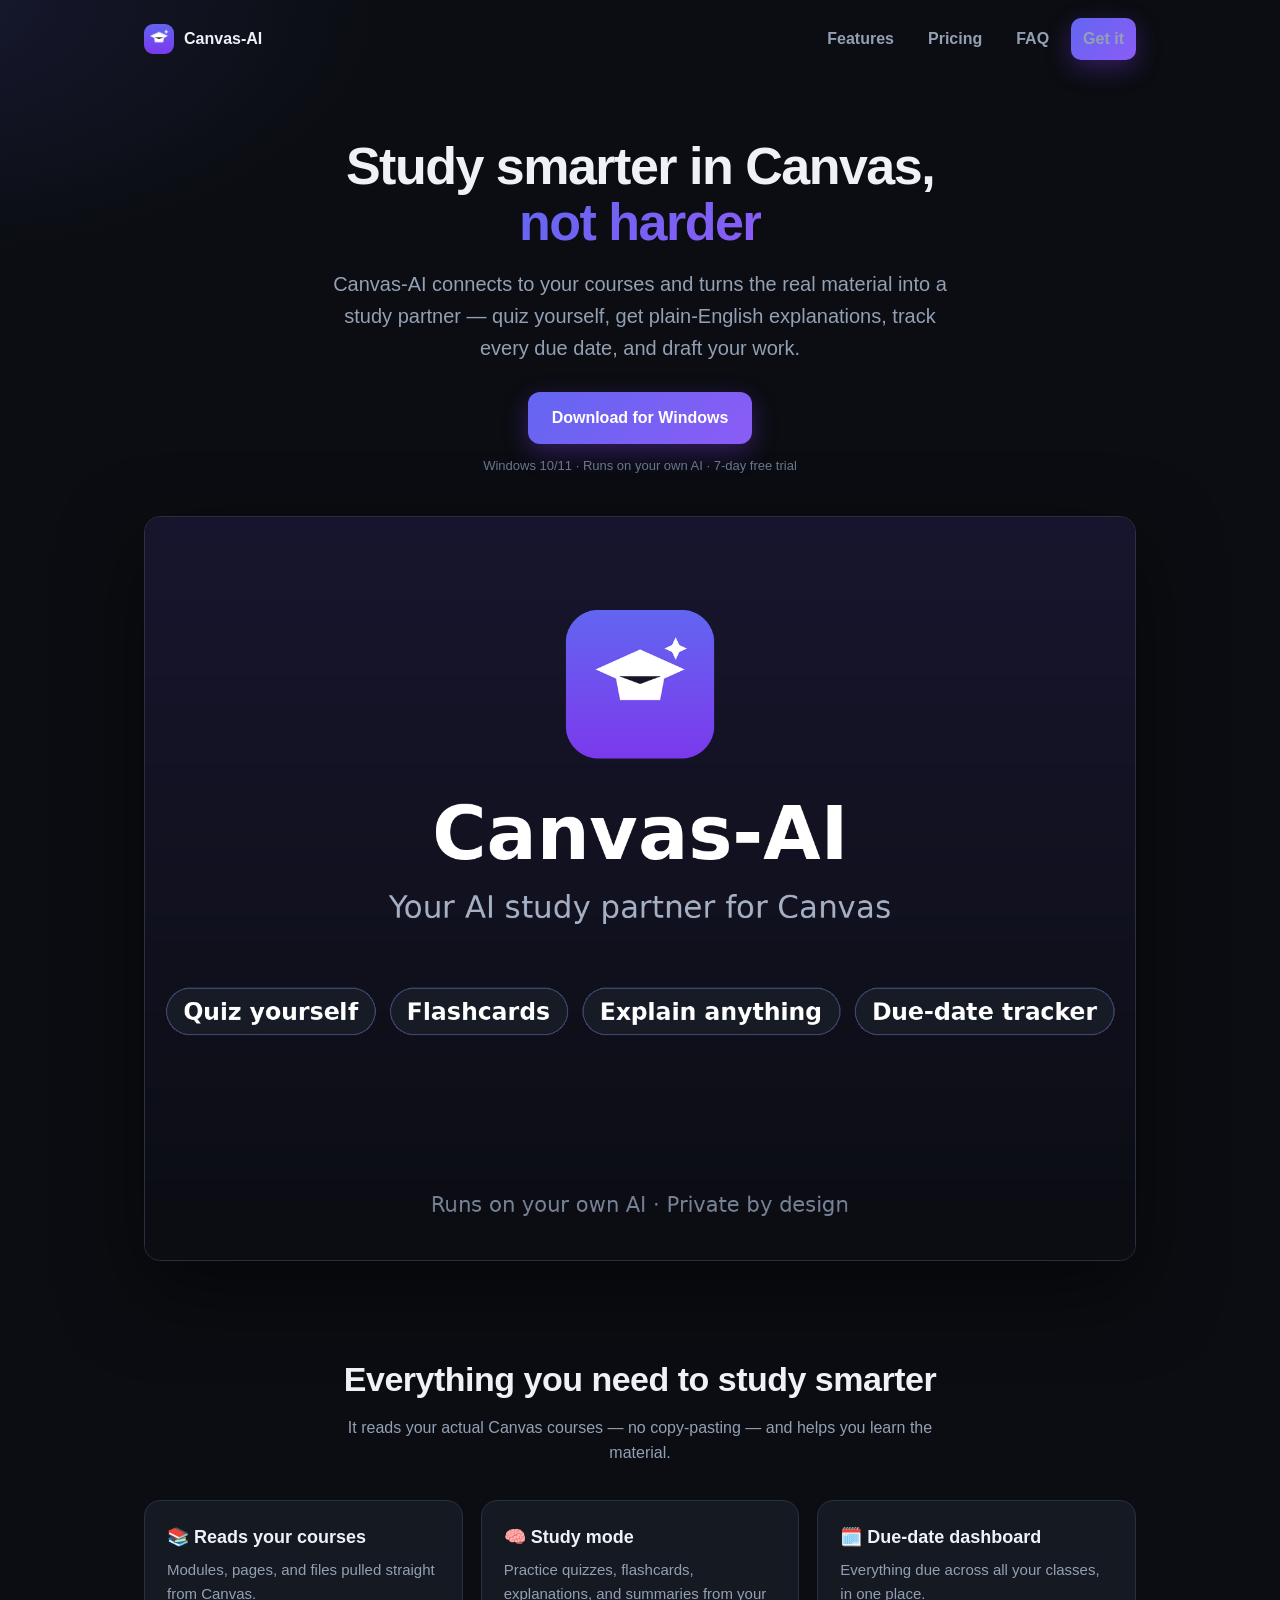
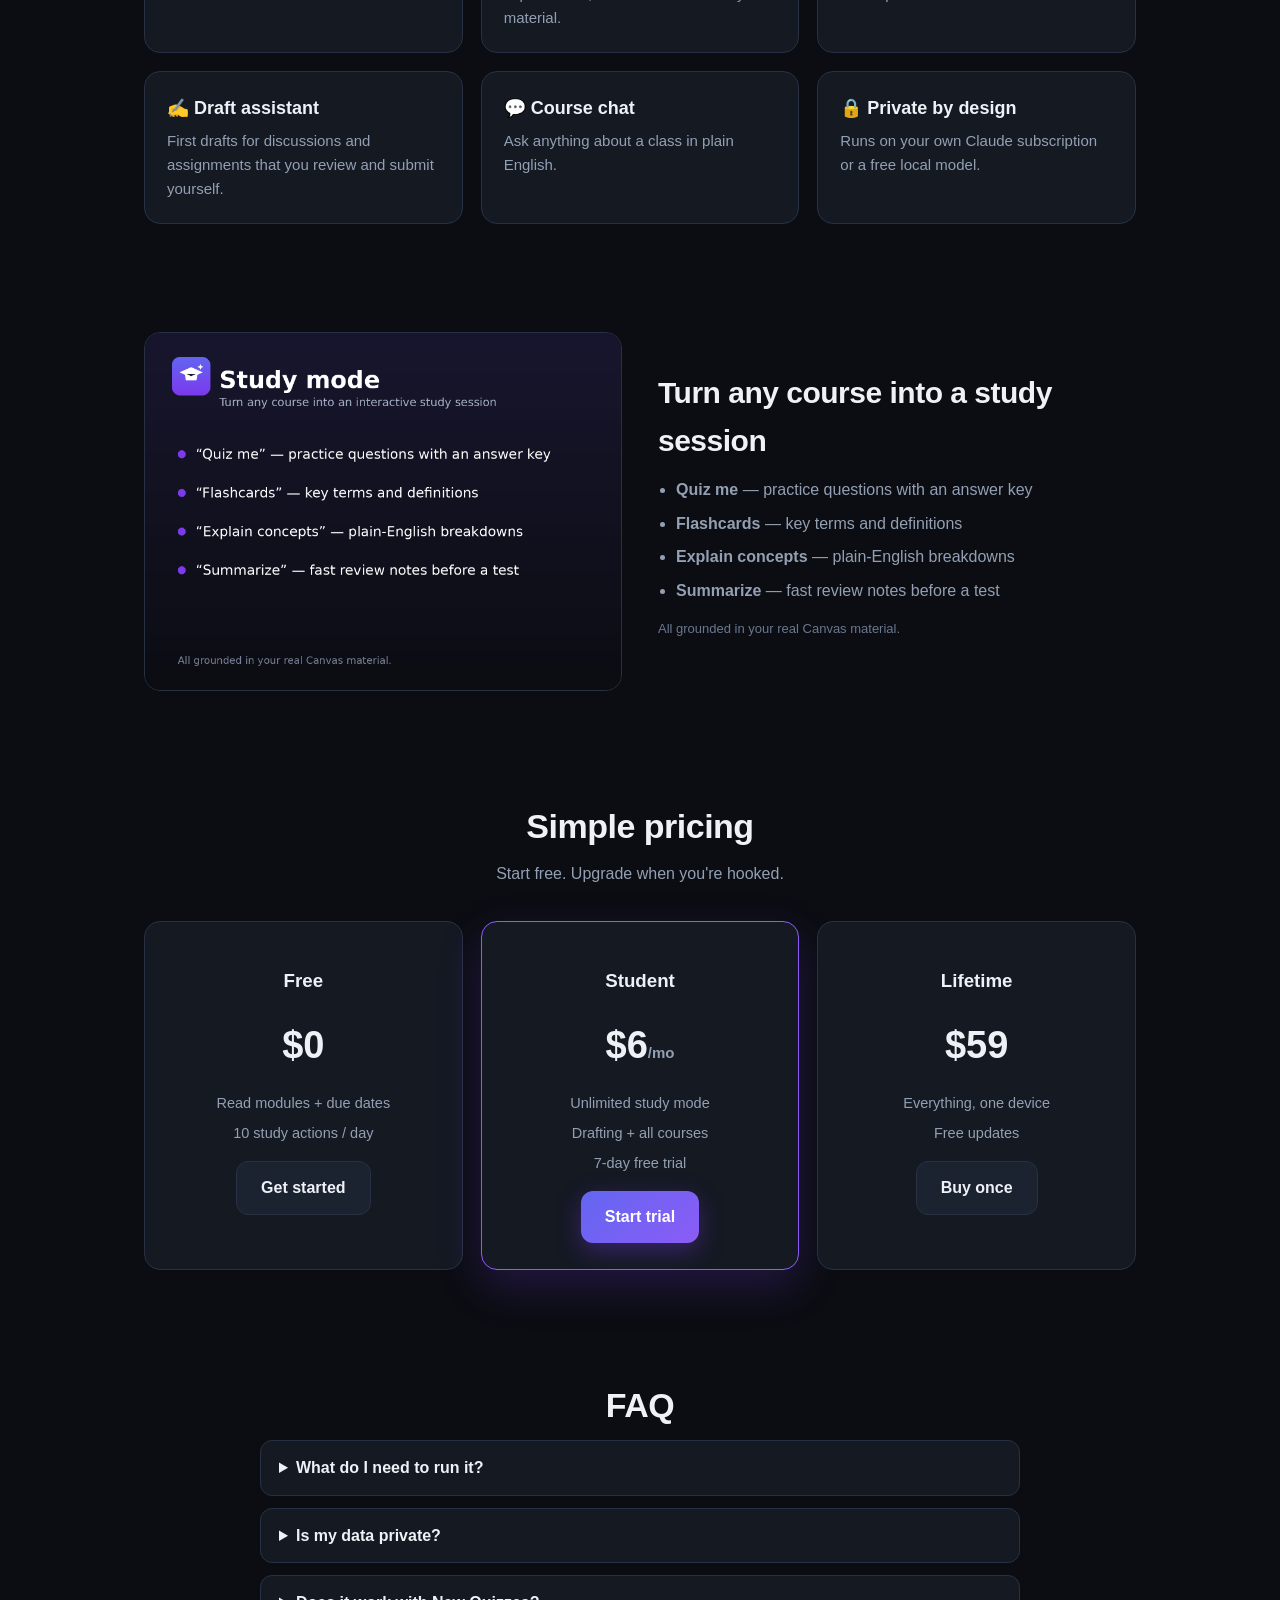
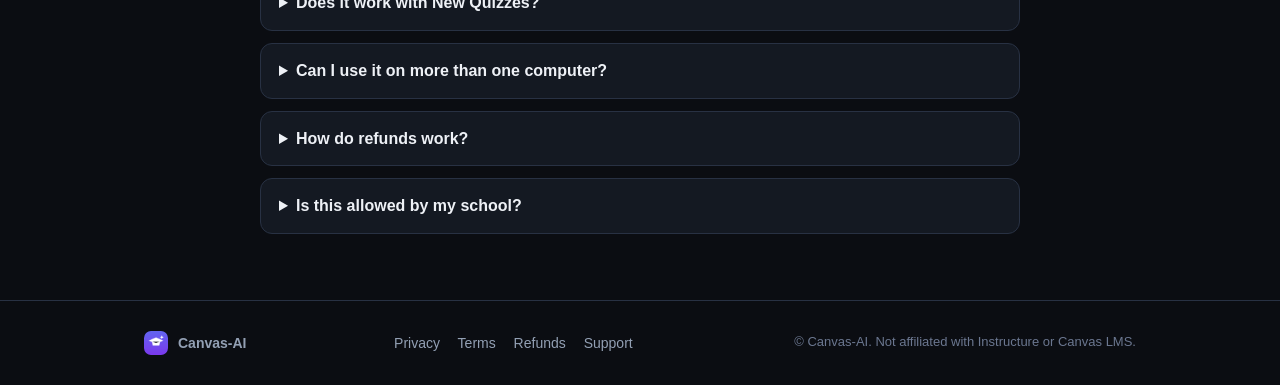
<file: website/index.html>
<!DOCTYPE html>
<html lang="en">
<head>
<meta charset="UTF-8" />
<meta name="viewport" content="width=device-width, initial-scale=1.0" />
<title>Canvas-AI — Your AI study partner for Canvas</title>
<meta name="description" content="Canvas-AI turns your real Canvas course material into an interactive study partner: quiz yourself, get explanations, track due dates, and draft your work." />
<link rel="icon" type="image/png" href="assets/favicon.png" />
<link rel="stylesheet" href="style.css" />
<!-- Replace BUY_URL below with your LemonSqueezy checkout link. -->
<script>const BUY_URL = "https://canvas-ai.lemonsqueezy.com/checkout/buy/b54e6c23-8d40-425e-9858-561937721c6e";</script>
</head>
<body>
<div class="wrap">
  <nav>
    <div class="brand"><img src="assets/icon.png" alt="Canvas-AI" /> Canvas-AI</div>
    <div class="nav-links">
      <a href="#features">Features</a>
      <a href="#pricing">Pricing</a>
      <a href="#faq">FAQ</a>
      <a class="btn" href="#pricing">Get it</a>
    </div>
  </nav>

  <header class="hero">
    <h1>Study smarter in Canvas,<br/><span>not harder</span></h1>
    <p>Canvas-AI connects to your courses and turns the real material into a study partner —
       quiz yourself, get plain-English explanations, track every due date, and draft your work.</p>
    <a class="btn" href="#pricing">Download for Windows</a>
    <div class="tiny" style="margin-top:12px">Windows 10/11 · Runs on your own AI · 7-day free trial</div>
    <img class="shot" src="assets/hero.png" alt="Canvas-AI app" />
  </header>
</div>

<section id="features">
  <div class="wrap">
    <h2 class="section">Everything you need to study smarter</h2>
    <p class="lead">It reads your actual Canvas courses — no copy-pasting — and helps you learn the material.</p>
    <div class="grid">
      <div class="card"><h3>📚 Reads your courses</h3><p>Modules, pages, and files pulled straight from Canvas.</p></div>
      <div class="card"><h3>🧠 Study mode</h3><p>Practice quizzes, flashcards, explanations, and summaries from your material.</p></div>
      <div class="card"><h3>🗓️ Due-date dashboard</h3><p>Everything due across all your classes, in one place.</p></div>
      <div class="card"><h3>✍️ Draft assistant</h3><p>First drafts for discussions and assignments that you review and submit yourself.</p></div>
      <div class="card"><h3>💬 Course chat</h3><p>Ask anything about a class in plain English.</p></div>
      <div class="card"><h3>🔒 Private by design</h3><p>Runs on your own Claude subscription or a free local model.</p></div>
    </div>
  </div>
</section>

<section>
  <div class="wrap split">
    <img src="assets/study.png" alt="Study mode" />
    <div>
      <h2>Turn any course into a study session</h2>
      <ul>
        <li><strong>Quiz me</strong> — practice questions with an answer key</li>
        <li><strong>Flashcards</strong> — key terms and definitions</li>
        <li><strong>Explain concepts</strong> — plain-English breakdowns</li>
        <li><strong>Summarize</strong> — fast review notes before a test</li>
      </ul>
      <p class="tiny" style="margin-top:16px">All grounded in your real Canvas material.</p>
    </div>
  </div>
</section>

<section id="pricing">
  <div class="wrap">
    <h2 class="section">Simple pricing</h2>
    <p class="lead">Start free. Upgrade when you're hooked.</p>
    <div class="price">
      <div class="tier">
        <h3>Free</h3><div class="amt">$0</div>
        <ul><li>Read modules + due dates</li><li>10 study actions / day</li></ul>
        <a class="btn ghost" href="#" data-buy>Get started</a>
      </div>
      <div class="tier hot">
        <h3>Student</h3><div class="amt">$6<small>/mo</small></div>
        <ul><li>Unlimited study mode</li><li>Drafting + all courses</li><li>7-day free trial</li></ul>
        <a class="btn" href="#" data-buy>Start trial</a>
      </div>
      <div class="tier">
        <h3>Lifetime</h3><div class="amt">$59</div>
        <ul><li>Everything, one device</li><li>Free updates</li></ul>
        <a class="btn ghost" href="#" data-buy>Buy once</a>
      </div>
    </div>
  </div>
</section>

<section id="faq">
  <div class="wrap">
    <h2 class="section">FAQ</h2>
    <div class="faq" style="max-width:760px;margin:0 auto">
      <details><summary>What do I need to run it?</summary><p>Windows 10/11, a Canvas (Instructure) account, and an AI brain: your Claude Pro/Max subscription, a free local model (Ollama), or an Anthropic API key. The installer can set the AI up for you.</p></details>
      <details><summary>Is my data private?</summary><p>Yes. Canvas-AI runs on your own machine and your own AI. Your coursework isn't routed through us. See our <a href="privacy.html">Privacy Policy</a>.</p></details>
      <details><summary>Does it work with New Quizzes?</summary><p>It reads classic course content and helps you study. Some Canvas features vary by school.</p></details>
      <details><summary>Can I use it on more than one computer?</summary><p>Each license activates on one device. Need another? Contact support.</p></details>
      <details><summary>How do refunds work?</summary><p>See our <a href="refund.html">Refund Policy</a> — reach out and we'll make it right.</p></details>
      <details><summary>Is this allowed by my school?</summary><p>Canvas-AI is built to help you <strong>learn and understand</strong> your coursework. Always follow your school's academic-integrity policy.</p></details>
    </div>
  </div>
</section>

<footer>
  <div class="wrap">
    <div class="brand"><img src="assets/icon.png" alt="" style="width:24px;height:24px;border-radius:7px" /> Canvas-AI</div>
    <div>
      <a href="privacy.html">Privacy</a>
      <a href="terms.html">Terms</a>
      <a href="refund.html">Refunds</a>
      <a href="mailto:justicemw9857@gmail.com">Support</a>
    </div>
    <div class="tiny">© Canvas-AI. Not affiliated with Instructure or Canvas LMS.</div>
  </div>
</footer>

<script>
  document.querySelectorAll("[data-buy]").forEach(a => { a.href = BUY_URL; });
</script>
</body>
</html>
</file>
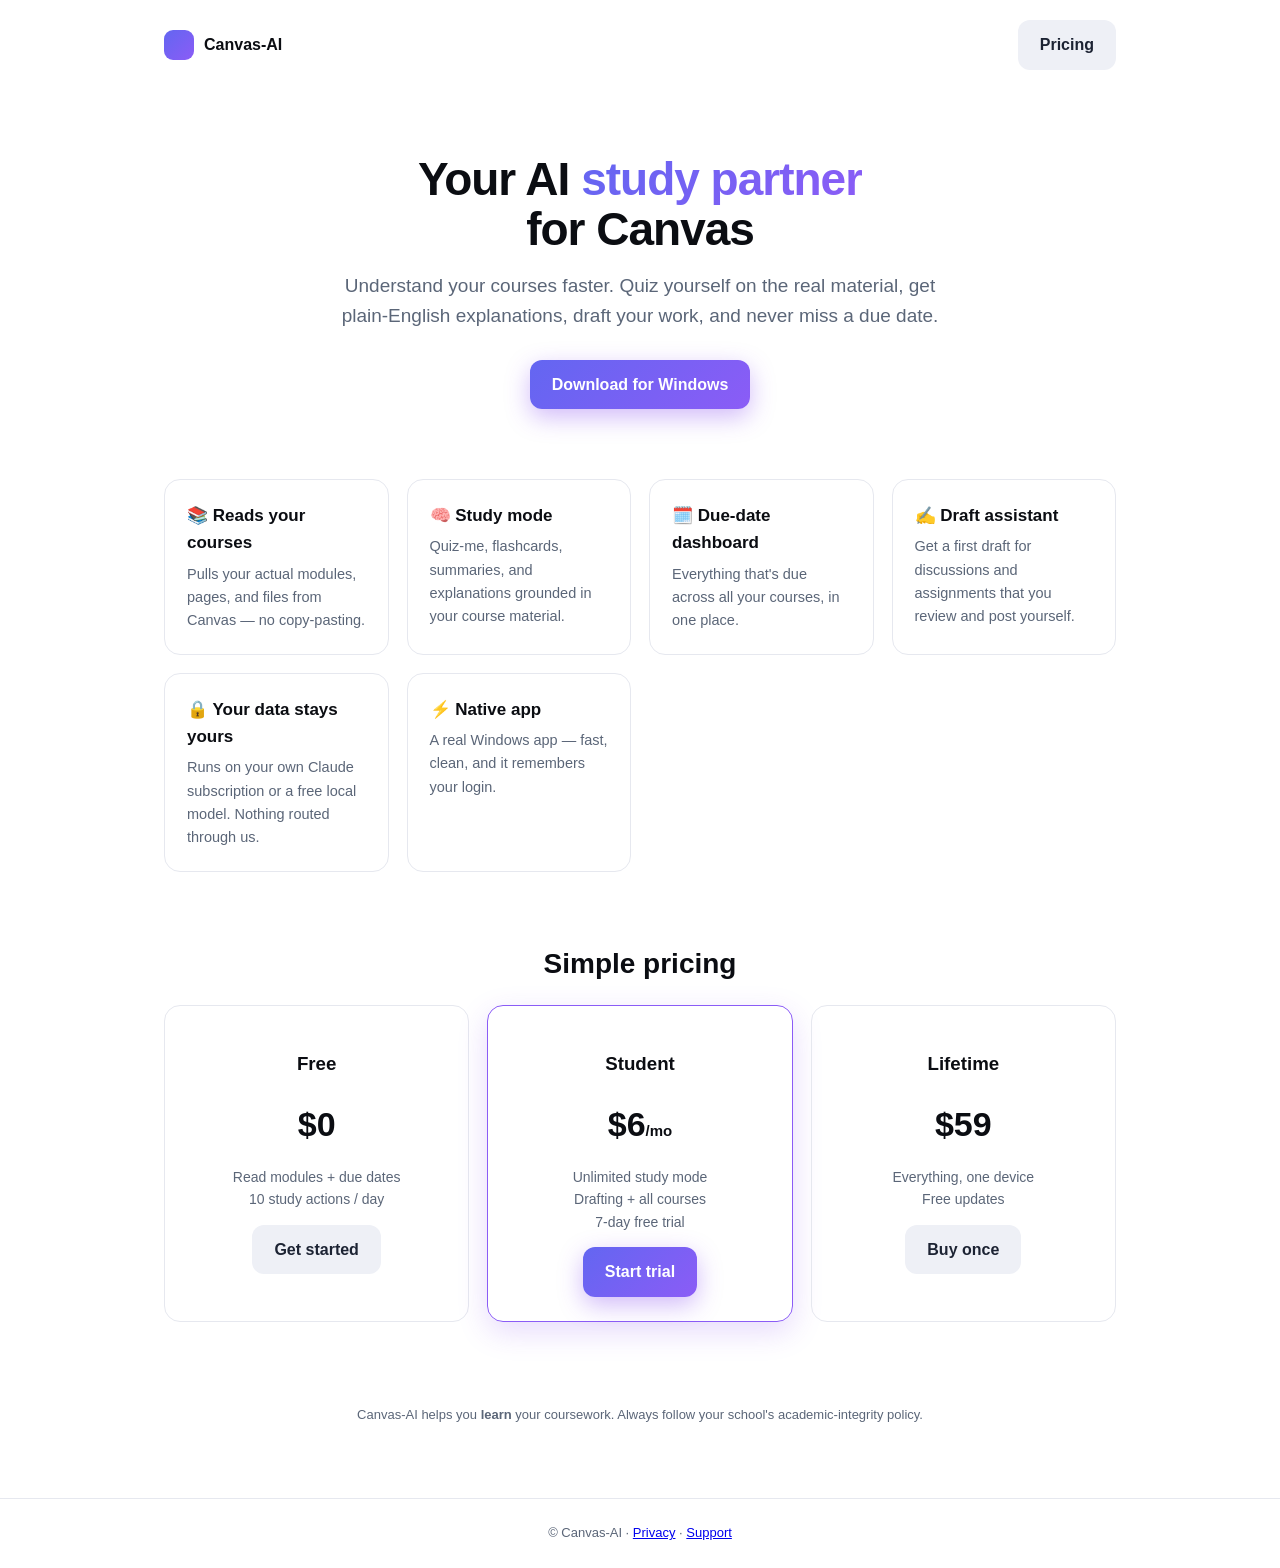
<file: marketing/landing.html>
<!DOCTYPE html>
<html lang="en">
<head>
<meta charset="UTF-8" />
<meta name="viewport" content="width=device-width, initial-scale=1.0" />
<title>Canvas-AI — Your AI study partner for Canvas</title>
<style>
  :root{ --grad:linear-gradient(135deg,#6366f1,#8b5cf6); --ink:#0b0d12; --muted:#5b6678; }
  *{box-sizing:border-box} body{margin:0;font:16px/1.6 -apple-system,Segoe UI,Roboto,sans-serif;color:var(--ink)}
  .wrap{max-width:1000px;margin:0 auto;padding:0 24px}
  header{display:flex;align-items:center;justify-content:space-between;padding:20px 0}
  .brand{display:flex;align-items:center;gap:10px;font-weight:800}
  .brand .dot{width:30px;height:30px;border-radius:9px;background:var(--grad)}
  .btn{display:inline-block;background:var(--grad);color:#fff;text-decoration:none;padding:12px 22px;border-radius:12px;font-weight:700;box-shadow:0 8px 24px rgba(124,58,237,.35)}
  .btn.ghost{background:#eef0f6;color:#1c2333;box-shadow:none}
  .hero{text-align:center;padding:64px 0 40px}
  .hero h1{font-size:46px;line-height:1.1;margin:0 0 16px;letter-spacing:-1px}
  .hero h1 span{background:var(--grad);-webkit-background-clip:text;background-clip:text;color:transparent}
  .hero p{font-size:19px;color:var(--muted);max-width:620px;margin:0 auto 28px}
  .grid{display:grid;grid-template-columns:repeat(auto-fit,minmax(220px,1fr));gap:18px;padding:30px 0}
  .card{border:1px solid #e6e8ef;border-radius:16px;padding:22px;background:#fff}
  .card h3{margin:0 0 6px;font-size:17px}
  .card p{margin:0;color:var(--muted);font-size:14.5px}
  .price{display:grid;grid-template-columns:repeat(auto-fit,minmax(220px,1fr));gap:18px;padding:10px 0 40px}
  .tier{border:1px solid #e6e8ef;border-radius:16px;padding:24px;text-align:center}
  .tier.hot{border-color:#8b5cf6;box-shadow:0 10px 30px rgba(124,58,237,.18)}
  .tier .amt{font-size:34px;font-weight:800;margin:8px 0}
  .tier ul{list-style:none;padding:0;margin:14px 0;color:var(--muted);font-size:14px}
  .section-title{text-align:center;font-size:28px;margin:40px 0 8px}
  .note{text-align:center;color:var(--muted);font-size:13px;padding:30px 0 60px}
  footer{border-top:1px solid #e6e8ef;padding:24px 0;color:var(--muted);font-size:13px;text-align:center}
</style>
</head>
<body>
<div class="wrap">
  <header>
    <div class="brand"><span class="dot"></span> Canvas-AI</div>
    <a class="btn ghost" href="#pricing">Pricing</a>
  </header>

  <section class="hero">
    <h1>Your AI <span>study partner</span><br/>for Canvas</h1>
    <p>Understand your courses faster. Quiz yourself on the real material, get plain-English
       explanations, draft your work, and never miss a due date.</p>
    <a class="btn" href="#download">Download for Windows</a>
  </section>

  <div class="grid">
    <div class="card"><h3>📚 Reads your courses</h3><p>Pulls your actual modules, pages, and files from Canvas — no copy-pasting.</p></div>
    <div class="card"><h3>🧠 Study mode</h3><p>Quiz-me, flashcards, summaries, and explanations grounded in your course material.</p></div>
    <div class="card"><h3>🗓️ Due-date dashboard</h3><p>Everything that's due across all your courses, in one place.</p></div>
    <div class="card"><h3>✍️ Draft assistant</h3><p>Get a first draft for discussions and assignments that you review and post yourself.</p></div>
    <div class="card"><h3>🔒 Your data stays yours</h3><p>Runs on your own Claude subscription or a free local model. Nothing routed through us.</p></div>
    <div class="card"><h3>⚡ Native app</h3><p>A real Windows app — fast, clean, and it remembers your login.</p></div>
  </div>

  <h2 class="section-title" id="pricing">Simple pricing</h2>
  <div class="price">
    <div class="tier"><h3>Free</h3><div class="amt">$0</div><ul><li>Read modules + due dates</li><li>10 study actions / day</li></ul><a class="btn ghost" href="#download">Get started</a></div>
    <div class="tier hot"><h3>Student</h3><div class="amt">$6<span style="font-size:15px">/mo</span></div><ul><li>Unlimited study mode</li><li>Drafting + all courses</li><li>7-day free trial</li></ul><a class="btn" href="#download">Start trial</a></div>
    <div class="tier"><h3>Lifetime</h3><div class="amt">$59</div><ul><li>Everything, one device</li><li>Free updates</li></ul><a class="btn ghost" href="#download">Buy once</a></div>
  </div>

  <p class="note" id="download">Canvas-AI helps you <strong>learn</strong> your coursework. Always follow your school's academic-integrity policy.</p>
</div>
<footer>© Canvas-AI · <a href="#">Privacy</a> · <a href="#">Support</a></footer>
</body>
</html>
</file>
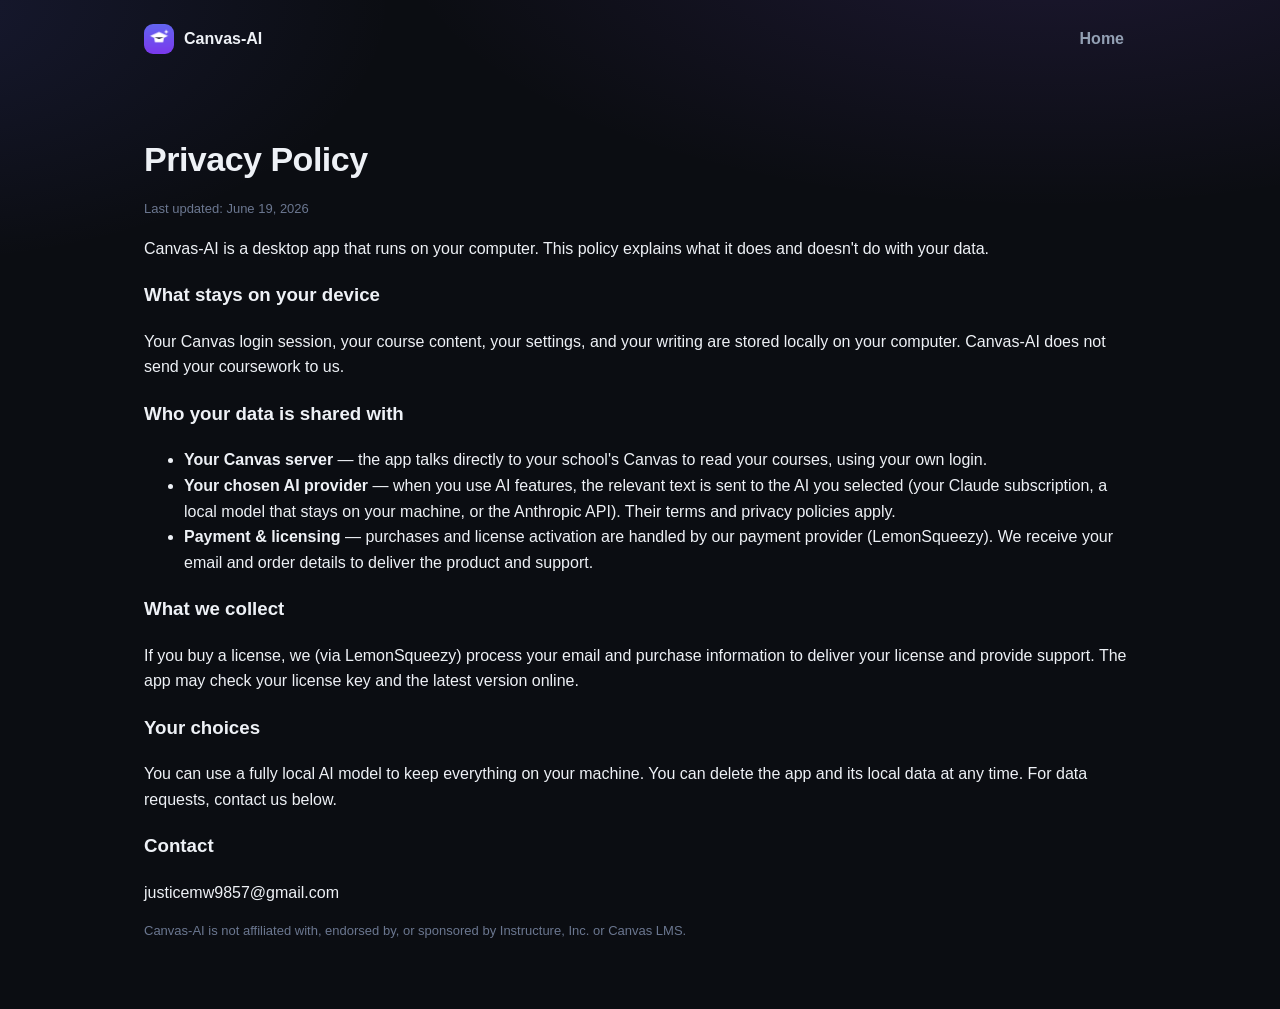
<file: website/privacy.html>
<!DOCTYPE html>
<html lang="en">
<head>
<meta charset="UTF-8" /><meta name="viewport" content="width=device-width, initial-scale=1.0" />
<title>Privacy Policy — Canvas-AI</title>
<link rel="icon" type="image/png" href="assets/favicon.png" />
<link rel="stylesheet" href="style.css" />
</head>
<body>
<div class="wrap">
  <nav><div class="brand"><img src="assets/icon.png" alt="" /> Canvas-AI</div><div class="nav-links"><a href="index.html">Home</a></div></nav>
  <section>
    <h2 class="section" style="text-align:left">Privacy Policy</h2>
    <p class="tiny">Last updated: June 19, 2026</p>
    <p>Canvas-AI is a desktop app that runs on your computer. This policy explains what it does and doesn't do with your data.</p>

    <h3>What stays on your device</h3>
    <p>Your Canvas login session, your course content, your settings, and your writing are stored locally on your computer. Canvas-AI does not send your coursework to us.</p>

    <h3>Who your data is shared with</h3>
    <ul>
      <li><strong>Your Canvas server</strong> — the app talks directly to your school's Canvas to read your courses, using your own login.</li>
      <li><strong>Your chosen AI provider</strong> — when you use AI features, the relevant text is sent to the AI you selected (your Claude subscription, a local model that stays on your machine, or the Anthropic API). Their terms and privacy policies apply.</li>
      <li><strong>Payment & licensing</strong> — purchases and license activation are handled by our payment provider (LemonSqueezy). We receive your email and order details to deliver the product and support.</li>
    </ul>

    <h3>What we collect</h3>
    <p>If you buy a license, we (via LemonSqueezy) process your email and purchase information to deliver your license and provide support. The app may check your license key and the latest version online.</p>

    <h3>Your choices</h3>
    <p>You can use a fully local AI model to keep everything on your machine. You can delete the app and its local data at any time. For data requests, contact us below.</p>

    <h3>Contact</h3>
    <p>justicemw9857@gmail.com</p>
    <p class="tiny">Canvas-AI is not affiliated with, endorsed by, or sponsored by Instructure, Inc. or Canvas LMS.</p>
  </section>
</div>
</body>
</html>
</file>
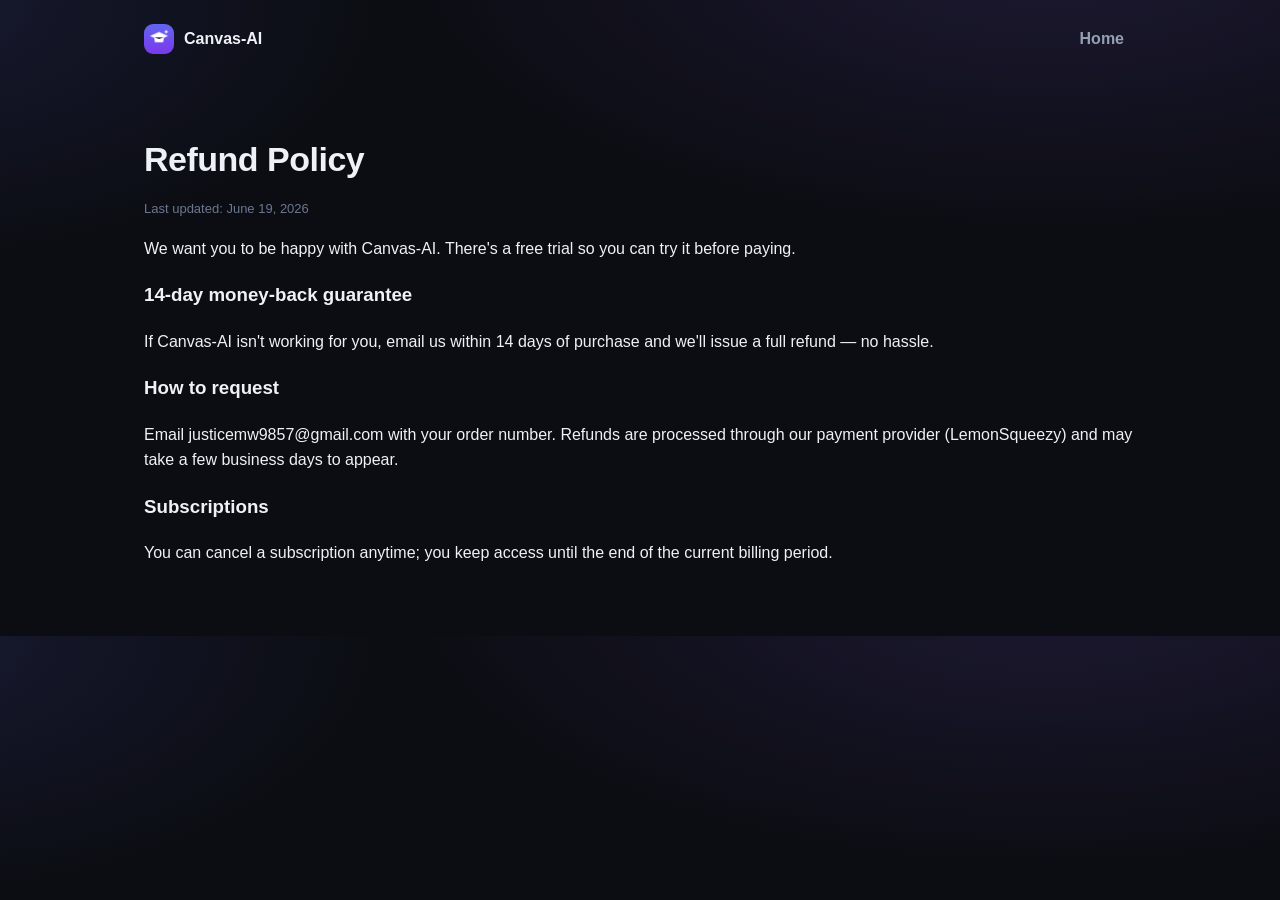
<file: website/refund.html>
<!DOCTYPE html>
<html lang="en">
<head>
<meta charset="UTF-8" /><meta name="viewport" content="width=device-width, initial-scale=1.0" />
<title>Refund Policy — Canvas-AI</title>
<link rel="icon" type="image/png" href="assets/favicon.png" />
<link rel="stylesheet" href="style.css" />
</head>
<body>
<div class="wrap">
  <nav><div class="brand"><img src="assets/icon.png" alt="" /> Canvas-AI</div><div class="nav-links"><a href="index.html">Home</a></div></nav>
  <section>
    <h2 class="section" style="text-align:left">Refund Policy</h2>
    <p class="tiny">Last updated: June 19, 2026</p>
    <p>We want you to be happy with Canvas-AI. There's a free trial so you can try it before paying.</p>
    <h3>14-day money-back guarantee</h3>
    <p>If Canvas-AI isn't working for you, email us within 14 days of purchase and we'll issue a full refund — no hassle.</p>
    <h3>How to request</h3>
    <p>Email justicemw9857@gmail.com with your order number. Refunds are processed through our payment provider (LemonSqueezy) and may take a few business days to appear.</p>
    <h3>Subscriptions</h3>
    <p>You can cancel a subscription anytime; you keep access until the end of the current billing period.</p>
  </section>
</div>
</body>
</html>
</file>
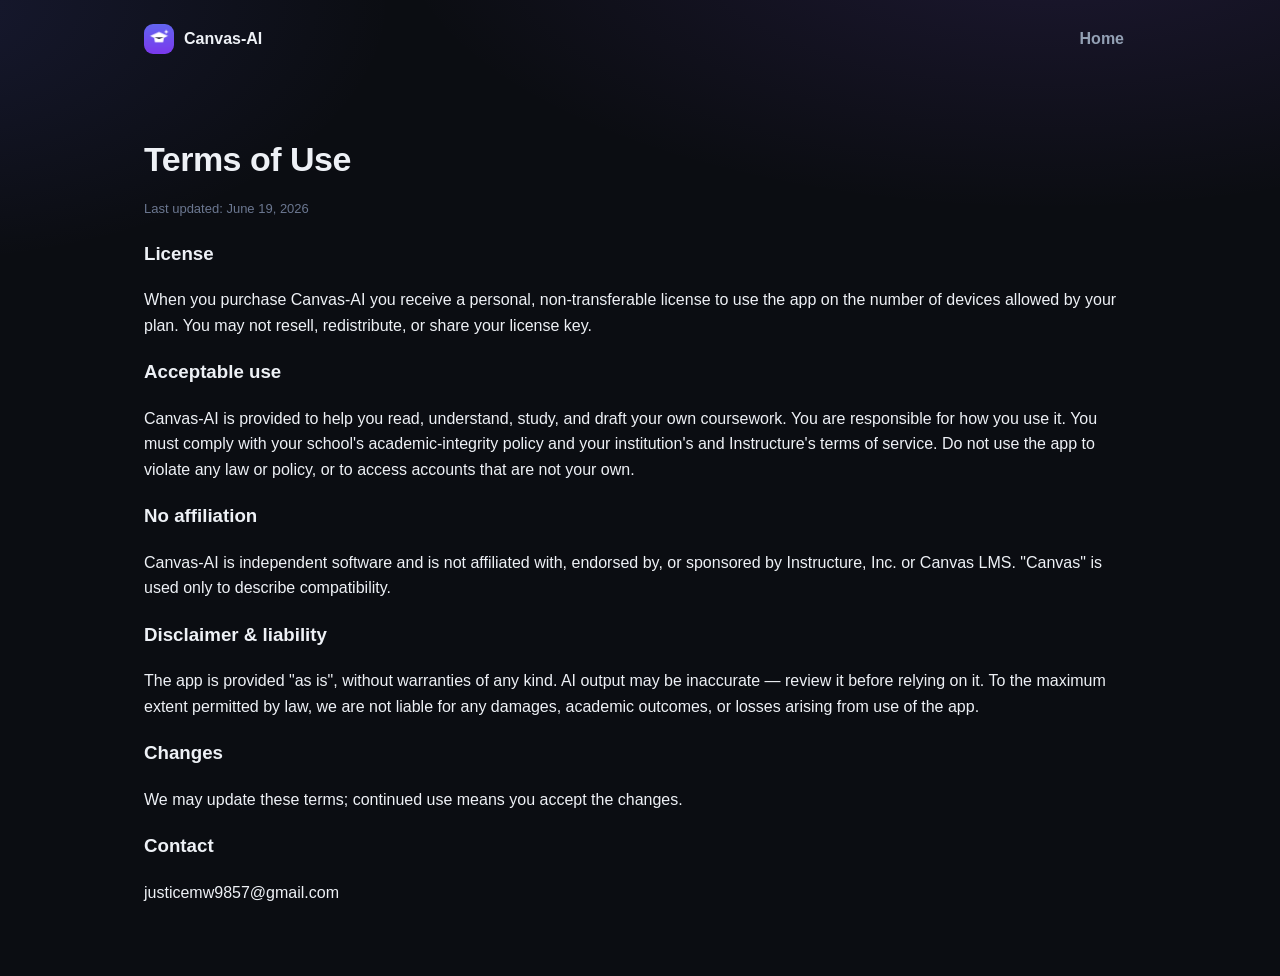
<file: website/terms.html>
<!DOCTYPE html>
<html lang="en">
<head>
<meta charset="UTF-8" /><meta name="viewport" content="width=device-width, initial-scale=1.0" />
<title>Terms of Use — Canvas-AI</title>
<link rel="icon" type="image/png" href="assets/favicon.png" />
<link rel="stylesheet" href="style.css" />
</head>
<body>
<div class="wrap">
  <nav><div class="brand"><img src="assets/icon.png" alt="" /> Canvas-AI</div><div class="nav-links"><a href="index.html">Home</a></div></nav>
  <section>
    <h2 class="section" style="text-align:left">Terms of Use</h2>
    <p class="tiny">Last updated: June 19, 2026</p>

    <h3>License</h3>
    <p>When you purchase Canvas-AI you receive a personal, non-transferable license to use the app on the number of devices allowed by your plan. You may not resell, redistribute, or share your license key.</p>

    <h3>Acceptable use</h3>
    <p>Canvas-AI is provided to help you read, understand, study, and draft your own coursework. You are responsible for how you use it. You must comply with your school's academic-integrity policy and your institution's and Instructure's terms of service. Do not use the app to violate any law or policy, or to access accounts that are not your own.</p>

    <h3>No affiliation</h3>
    <p>Canvas-AI is independent software and is not affiliated with, endorsed by, or sponsored by Instructure, Inc. or Canvas LMS. "Canvas" is used only to describe compatibility.</p>

    <h3>Disclaimer & liability</h3>
    <p>The app is provided "as is", without warranties of any kind. AI output may be inaccurate — review it before relying on it. To the maximum extent permitted by law, we are not liable for any damages, academic outcomes, or losses arising from use of the app.</p>

    <h3>Changes</h3>
    <p>We may update these terms; continued use means you accept the changes.</p>

    <h3>Contact</h3>
    <p>justicemw9857@gmail.com</p>
  </section>
</div>
</body>
</html>
</file>
<file: website/style.css>
:root{
  --bg:#0b0d12; --bg2:#0f131a; --panel:#141922; --panel2:#1b2230; --border:#283143;
  --text:#eef1f6; --muted:#93a0b4; --faint:#6b7790; --accent:#6d7cff;
  --grad:linear-gradient(135deg,#6366f1,#8b5cf6); --radius:16px;
}
*{box-sizing:border-box}
html{scroll-behavior:smooth}
body{
  margin:0;color:var(--text);font:16px/1.6 -apple-system,BlinkMacSystemFont,"Segoe UI",Inter,Roboto,sans-serif;
  background:
    radial-gradient(1100px 480px at 82% -8%,rgba(139,92,246,.14),transparent 60%),
    radial-gradient(900px 480px at -8% 0%,rgba(99,102,241,.14),transparent 55%),
    var(--bg);
}
a{color:inherit}
.wrap{max-width:1040px;margin:0 auto;padding:0 24px}
.btn{display:inline-block;background:var(--grad);color:#fff;text-decoration:none;padding:13px 24px;border-radius:12px;font-weight:700;box-shadow:0 8px 24px rgba(124,58,237,.35);transition:filter .15s,transform .08s}
.btn:hover{filter:brightness(1.08)} .btn:active{transform:translateY(1px)}
.btn.ghost{background:var(--panel2);color:var(--text);box-shadow:none;border:1px solid var(--border)}

/* nav */
nav{display:flex;align-items:center;justify-content:space-between;padding:18px 0}
.brand{display:flex;align-items:center;gap:10px;font-weight:800}
.brand img{width:30px;height:30px;border-radius:9px}
.nav-links{display:flex;gap:10px;align-items:center}
.nav-links a{text-decoration:none;color:var(--muted);font-weight:600;padding:8px 12px;border-radius:10px}
.nav-links a:hover{color:var(--text)}

/* hero */
.hero{text-align:center;padding:60px 0 30px}
.hero h1{font-size:52px;line-height:1.08;letter-spacing:-1.5px;margin:0 0 18px}
.hero h1 span{background:var(--grad);-webkit-background-clip:text;background-clip:text;color:transparent}
.hero p{font-size:20px;color:var(--muted);max-width:640px;margin:0 auto 28px}
.hero .shot{margin-top:40px;width:100%;border-radius:var(--radius);border:1px solid var(--border);box-shadow:0 30px 80px rgba(0,0,0,.5)}
.tiny{color:var(--faint);font-size:13px}

/* sections */
section{padding:54px 0}
h2.section{font-size:34px;text-align:center;margin:0 0 8px;letter-spacing:-.5px}
.lead{color:var(--muted);text-align:center;max-width:620px;margin:0 auto 34px}
.grid{display:grid;grid-template-columns:repeat(auto-fit,minmax(240px,1fr));gap:18px}
.card{background:var(--panel);border:1px solid var(--border);border-radius:var(--radius);padding:22px}
.card h3{margin:0 0 6px;font-size:18px}
.card p{margin:0;color:var(--muted);font-size:15px}

.split{display:grid;grid-template-columns:1fr 1fr;gap:36px;align-items:center}
.split img{width:100%;border-radius:var(--radius);border:1px solid var(--border)}
.split h2{font-size:30px;margin:0 0 12px;letter-spacing:-.5px}
.split ul{margin:0;padding-left:18px;color:var(--muted)}
.split li{margin:8px 0}

/* pricing */
.price{display:grid;grid-template-columns:repeat(auto-fit,minmax(240px,1fr));gap:18px}
.tier{background:var(--panel);border:1px solid var(--border);border-radius:var(--radius);padding:26px;text-align:center}
.tier.hot{border-color:#8b5cf6;box-shadow:0 16px 44px rgba(124,58,237,.22)}
.tier .amt{font-size:38px;font-weight:800;margin:10px 0}
.tier .amt small{font-size:15px;color:var(--muted);font-weight:600}
.tier ul{list-style:none;padding:0;margin:16px 0;color:var(--muted);font-size:14.5px}
.tier li{margin:7px 0}

/* faq */
.faq details{background:var(--panel);border:1px solid var(--border);border-radius:12px;padding:14px 18px;margin-bottom:12px}
.faq summary{cursor:pointer;font-weight:700}
.faq p{color:var(--muted);margin:10px 0 0}

footer{border-top:1px solid var(--border);padding:30px 0;color:var(--muted);font-size:14px}
footer .wrap{display:flex;flex-wrap:wrap;gap:14px;justify-content:space-between;align-items:center}
footer a{color:var(--muted);text-decoration:none;margin-right:14px}
footer a:hover{color:var(--text)}

@media(max-width:760px){
  .hero h1{font-size:38px}
  .split{grid-template-columns:1fr}
}
</file>
